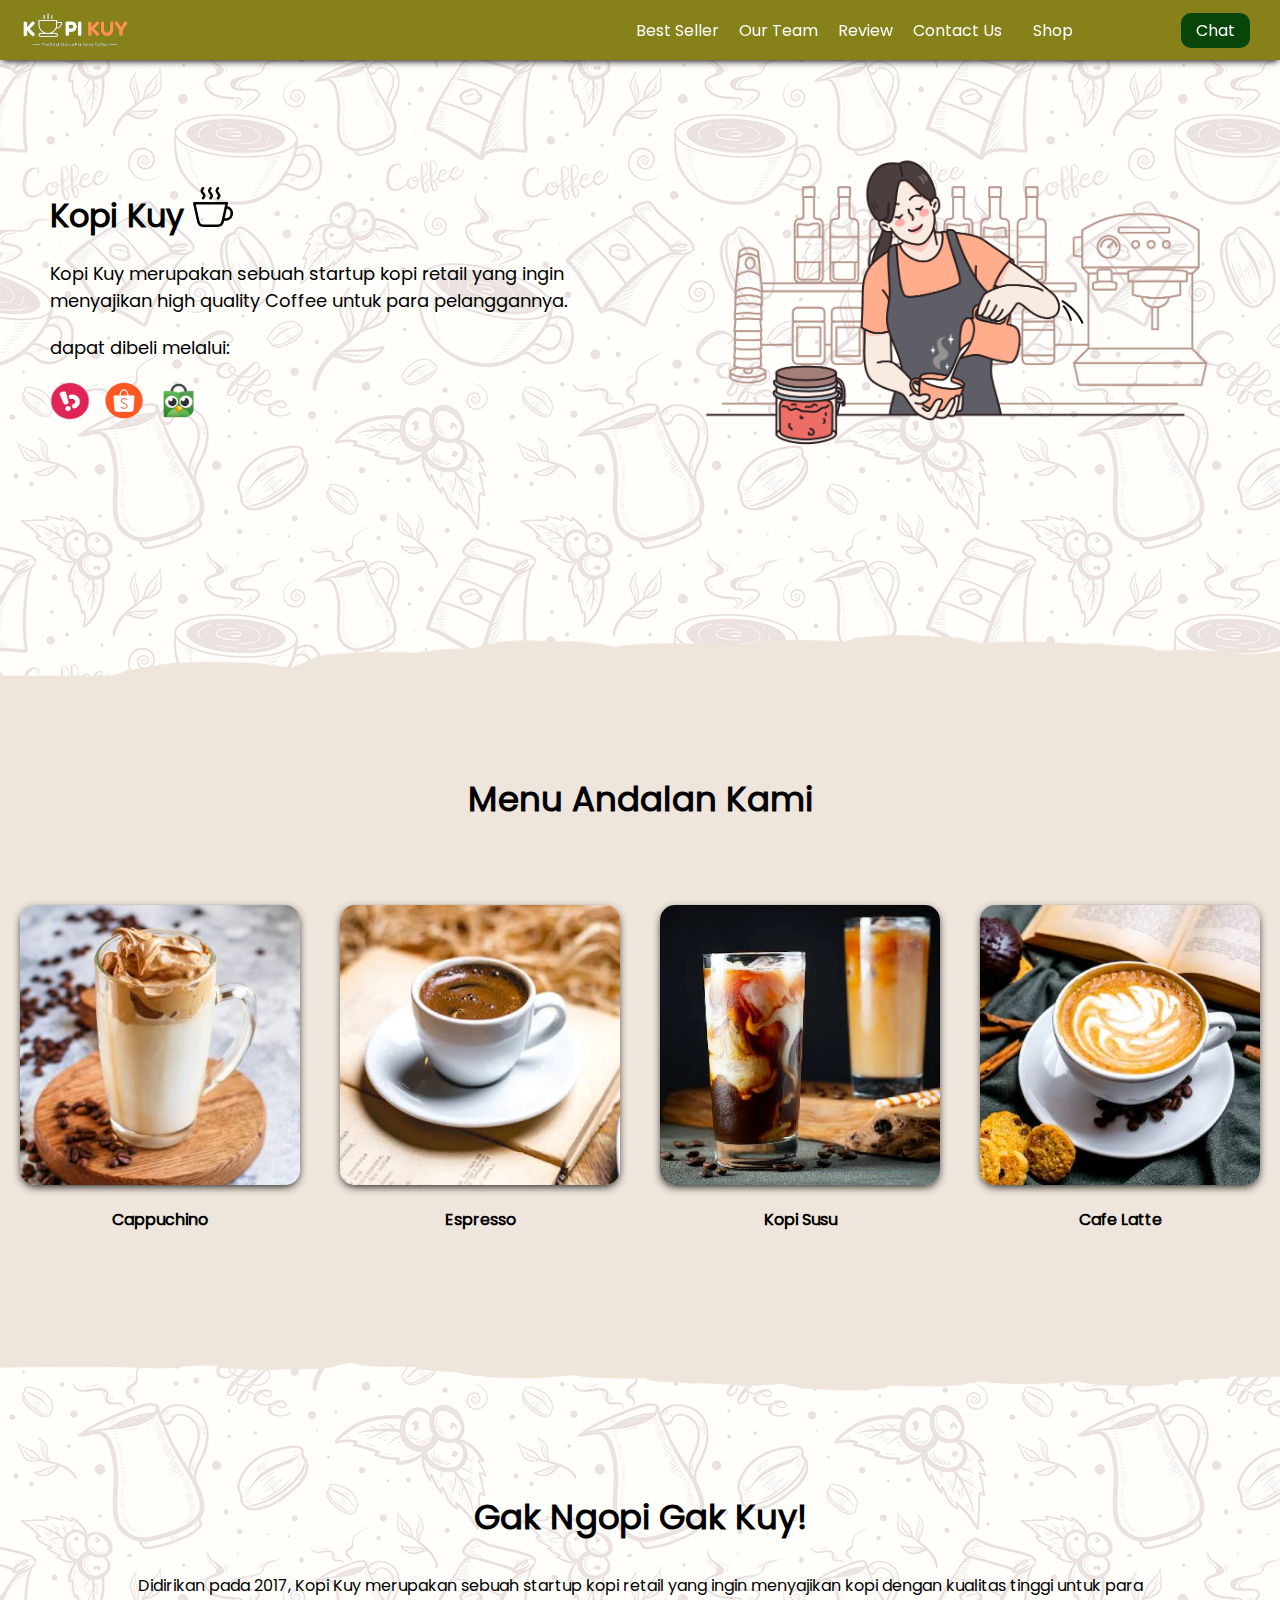
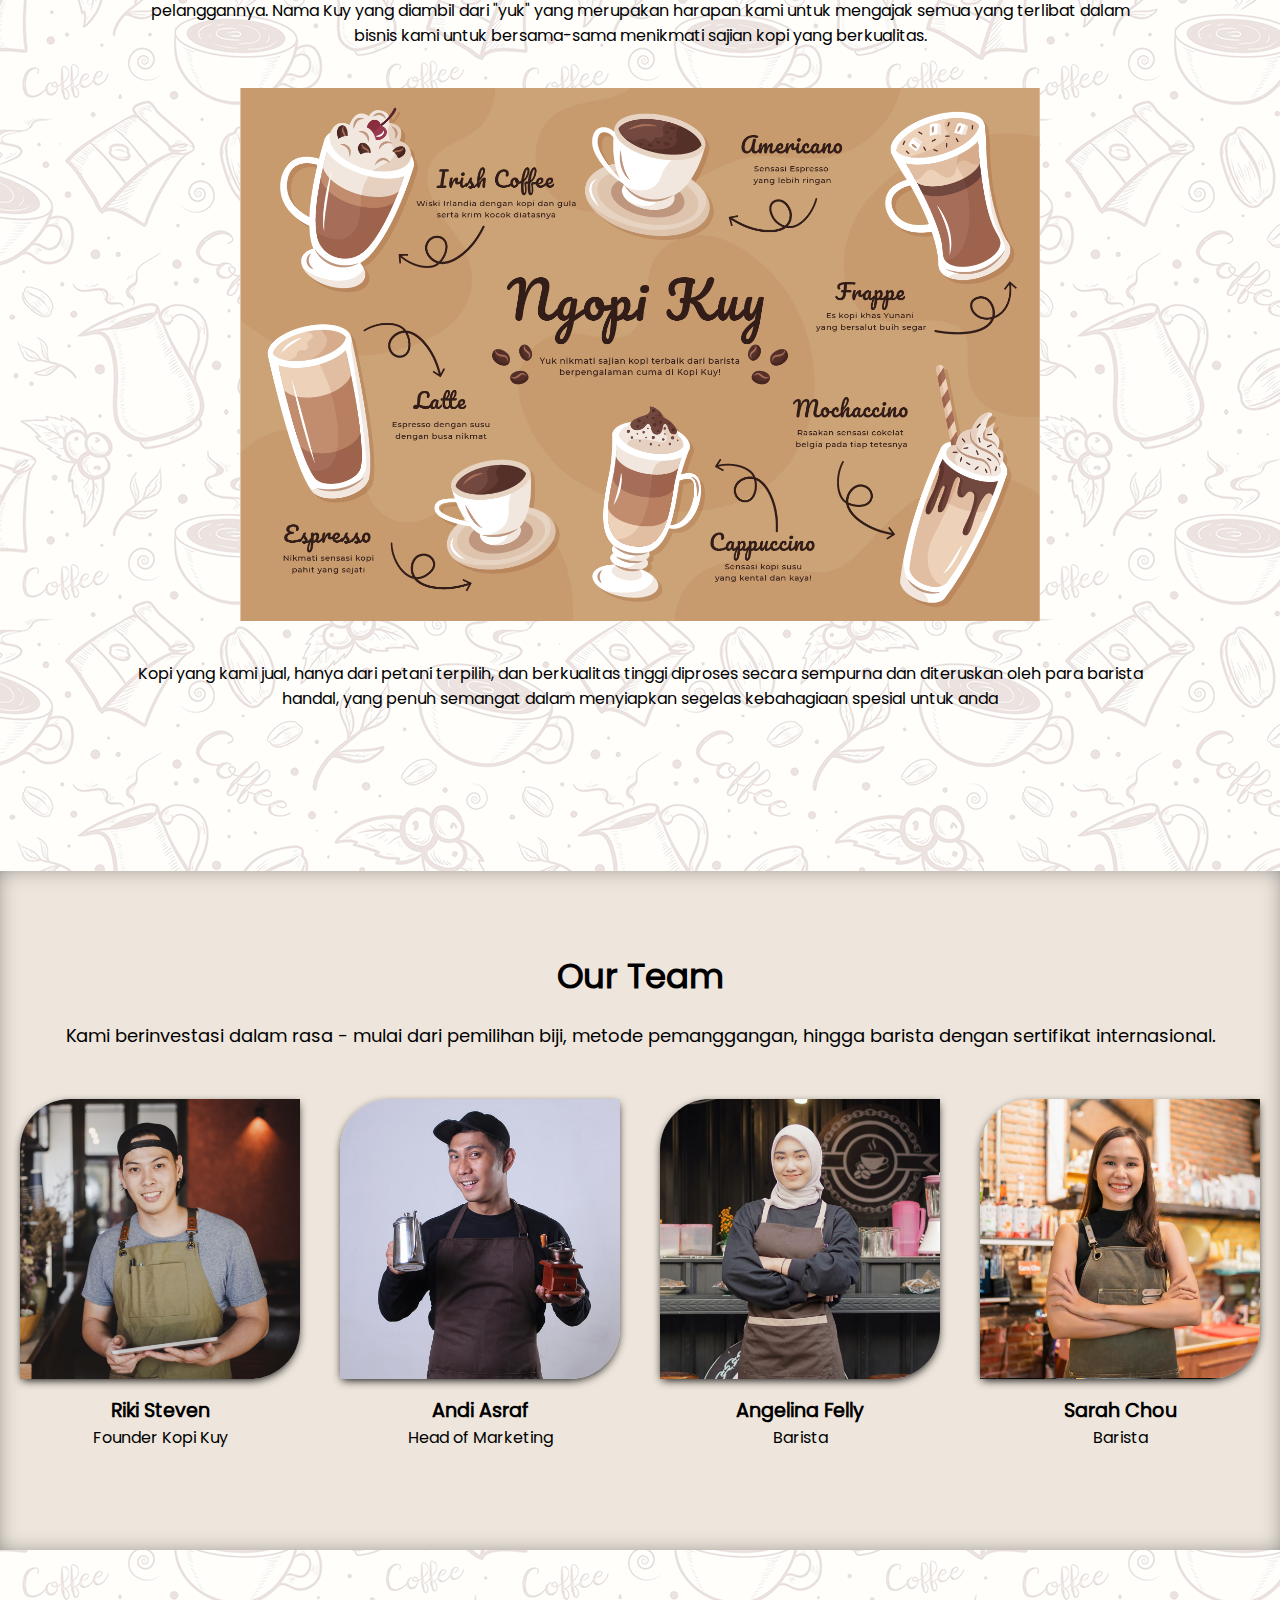
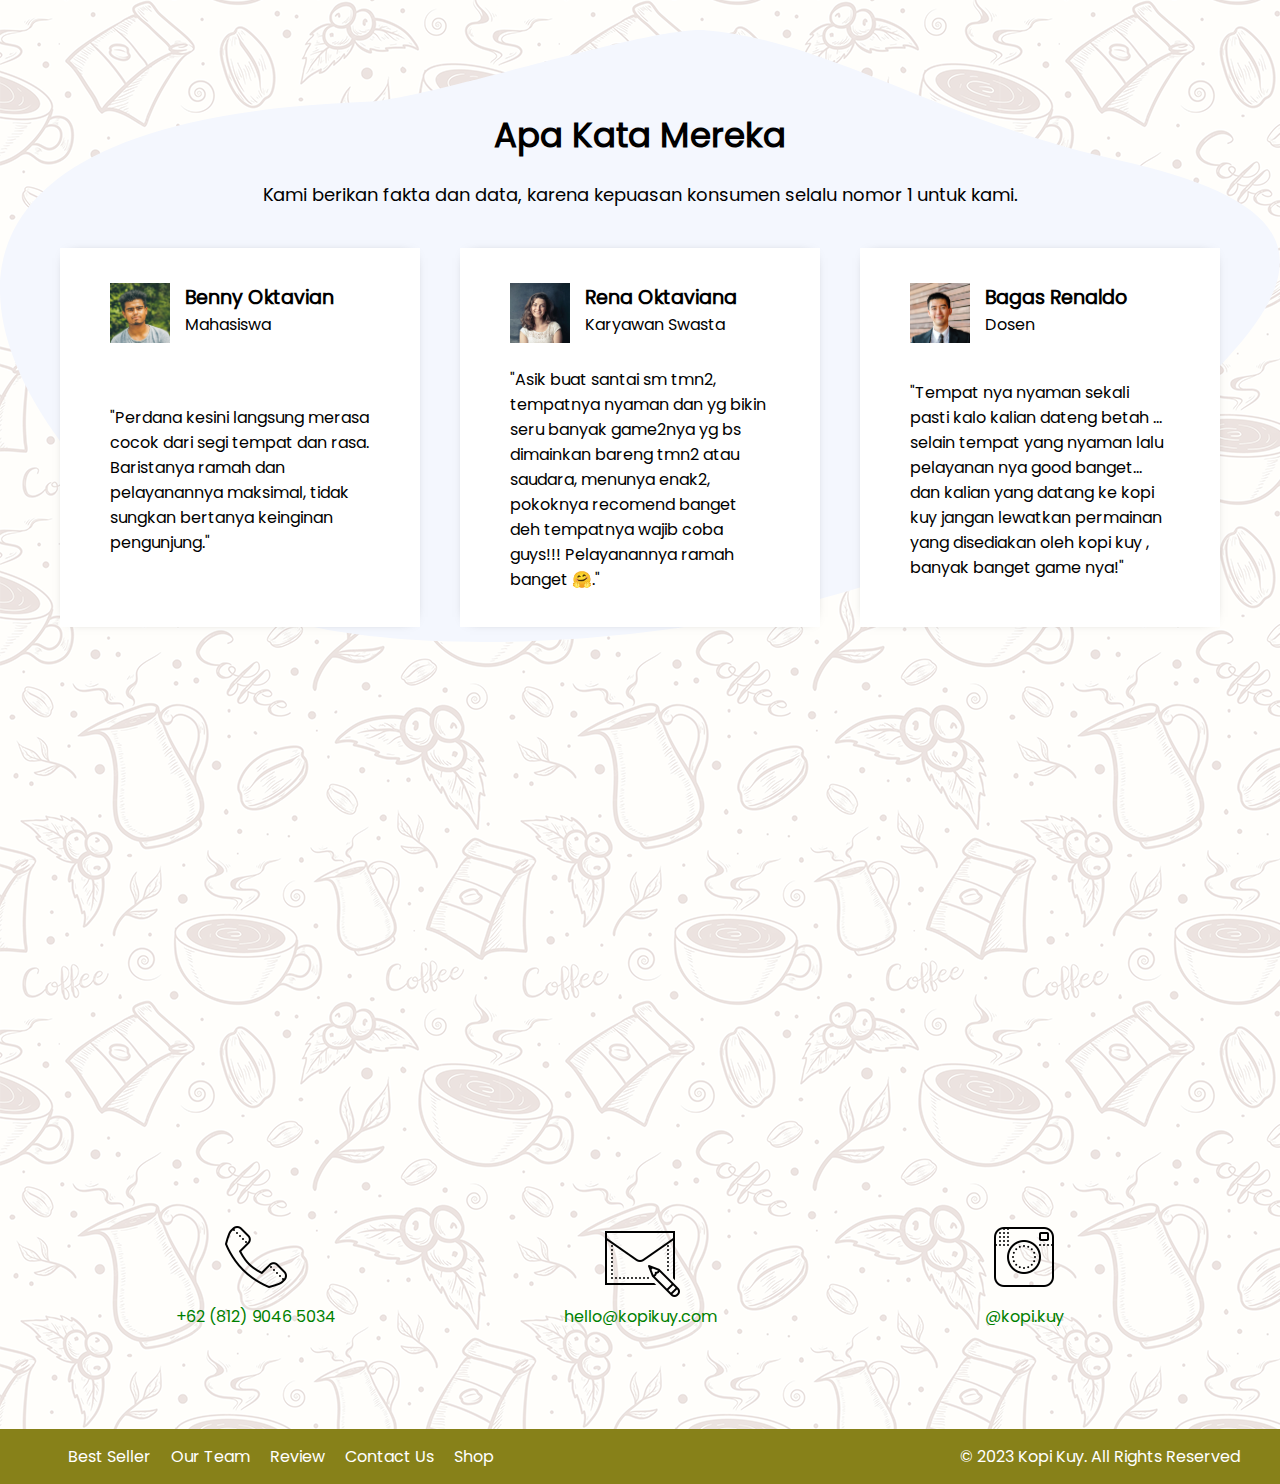
<file: index.html>
<!DOCTYPE html>
<html lang="id">

<head>
    <meta charset="UTF-8">
    <meta http-equiv="X-UA-Compatible" content="IE=edge">
    <meta name="viewport" content="width=device-width, initial-scale=1.0">
    <link rel="shortcut icon" href="images/favicon.ico" type="image/x-icon">
    <title>Website Kopi Kuy</title>
    <link rel="stylesheet" href="css/style.css">
</head>

<body>
    <nav>
        <img class="logo" src="images/logo/logo_kuy.png">
        <div class="navigasi">
            <a href="#best-seller">Best Seller</a>
            <a href="#our-team">Our Team</a>
            <a href="#review">Review</a>
            <a href="#contact-us">Contact Us</a>
        </div>
        <a class="shop" href="produk.html">Shop</a>
        <a class="chat" href="https://wa.me/628123456?text=Saya ingin bertanya" target="_blank">Chat</a>
    </nav>

    <!-- Tulis Kode HTML / <header> Setelah baris di bawah ini (baris 28) -->

 <header>
    <div class="kiri">
        <h1>Kopi Kuy 
            <img src="images/icon/icon_kopi.svg" alt="">
        </h1>
        <p>
            Kopi Kuy merupakan sebuah startup kopi retail yang ingin menyajikan 
            high quality Coffee untuk para pelanggannya.
        </p>
            <p>dapat dibeli melalui:
        </p>
        <div class="olshop">
            <img src="images/logo/logo_bukalapak.png" alt="">
            <img src="images/logo/logo_shopee.png" alt="">
            <img src="images/logo/logo_tokopedia.png" alt="">
        </div>

    </div>
    <div class="kanan">
        <img src="images/header/header1.png" alt="">
    </div>

 </header>

<section class="best-seller"id="best-seller">
        <h2>Menu Andalan Kami</h2>
        <p><Nikmati menu andalan yang menjadi favorit customer Kami/p>
        <div class="produk">
            <img src="images/produk/product_capuchino.jpg" alt="">
            <p>Cappuchino</p>
        </div>
        <div class="produk">
            <img src="images/produk/product_espresso.jpg" alt="">
            <p>Espresso</p>
        </div> 
        <div class="produk">
            <img src="images/produk/product_kopi_susu.jpg" alt="">
            <p>Kopi Susu</p>
        </div>
        <div class="produk">
            <img src="images/produk/product_latte.jpg" alt="">
            <p>Cafe Latte</p>  
        </div>

</section>

<section id="about-us" class="about-us">
    <h2>Gak Ngopi Gak Kuy!</h2>

    <p>
        Didirikan pada 2017, Kopi Kuy merupakan sebuah startup kopi retail 
        yang ingin menyajikan kopi dengan kualitas tinggi untuk para pelanggannya. 
        Nama Kuy yang diambil dari "yuk" yang merupakan harapan kami untuk mengajak semua 
        yang terlibat dalam bisnis kami untuk bersama-sama menikmati sajian kopi yang berkualitas.
    </p>
    <img src="images/about-us/aset_kopi_jumbo.png" alt="">
    <p>
        Kopi yang kami jual, hanya dari petani terpilih, dan berkualitas tinggi diproses 
        secara sempurna dan diteruskan oleh para barista handal, yang penuh semangat 
        dalam menyiapkan segelas kebahagiaan spesial untuk anda
    </p>
</section>

<section class="our-team" id="our-team">

    <h2>Our Team</h2>

    <p>Kami berinvestasi dalam rasa - mulai dari pemilihan biji, metode pemanggangan, 
        hingga barista dengan sertifikat internasional.</p>
    
    <div class="team">
        <img src="images/team/team1.jpg" alt="">
        <h3>Riki Steven</h3>
        <p>Founder Kopi Kuy</p>  
    </div>
    
    <div class="team">
        <img src="images/team/team2.jpg" alt="">
        <h3>Andi Asraf</h3>
        <p>Head of Marketing</p>  
    </div>

    <div class="team">
        <img src="images/team/team3.jpg" alt="">
        <h3>Angelina Felly</h3>
        <p>Barista</p>  
    </div>

    <div class="team">
        <img src="images/team/team4.jpg" alt="">
        <h3>Sarah Chou</h3>
        <p>Barista</p>  
    </div>

</section>

<section id="review" class="review">
    <h2>Apa Kata Mereka</h2>

    <p>Kami berikan fakta dan data, karena kepuasan konsumen selalu nomor 1 untuk kami.</p>

    <div class="testimoni">
        <img src="images/customer/customer1.jpg">
        <div class="profile">
            <h3>Benny Oktavian</h3>
            <p>Mahasiswa</p>
        </div>
        <p>"Perdana kesini langsung merasa cocok dari segi tempat dan rasa. 
            Baristanya ramah dan pelayanannya maksimal, tidak sungkan bertanya keinginan pengunjung."</p>
    </div>

    <div class="testimoni">
        <img src="images/customer/customer2.jpg">
        <div class="profile">
            <h3>Rena Oktaviana</h3>
            <p>Karyawan Swasta</p>
        </div>
        <p>"Asik buat santai sm tmn2, tempatnya nyaman dan yg bikin seru banyak game2nya 
            yg bs dimainkan bareng tmn2 atau saudara, menunya enak2, pokoknya recomend 
            banget deh tempatnya wajib coba guys!!! Pelayanannya ramah banget 🤗."</p>
    </div>

    <div class="testimoni">
        <img src="images/customer/customer3.jpg">
        <div class="profile">
            <h3>Bagas Renaldo</h3>
            <p>Dosen</p>
        </div>
        <p>"Tempat nya nyaman sekali pasti kalo kalian dateng betah ... 
            selain tempat yang nyaman lalu pelayanan nya good banget... 
            dan kalian yang datang ke kopi kuy jangan lewatkan permainan yang disediakan 
            oleh kopi kuy , banyak banget game nya!"</p>
    </div>
</section>

<section class="contact-us" id="contact-us">

    <iframe
        src="https://www.google.com/maps/embed?pb=!1m14!1m8!1m3!1d7932.741866032694!2d106.668581!3d-6.214715!3m2!1i1024!2i768!4f13.1!3m3!1m2!1s0x2e69f9912c7f297b%3A0xe5a3a671dae861ab!2sKopi%20kuy!5e0!3m2!1sid!2sid!4v1680617229460!5m2!1sid!2sid"
        allowfullscreen="" loading="lazy" referrerpolicy="no-referrer-when-downgrade"></iframe>

    <div class="kontak">
        <img src="images/icon/icon_phone.png">
        <p>+62 (812) 9046 5034</p>
    </div>

    <div class="kontak">
        <img src="images/icon/icon_mail.png">
        <p>hello@kopikuy.com</p>
    </div>

    <div class="kontak">
        <img src="images/icon/icon_instagram.png">
        <a href="https://instagram.com" role="button">
        <p>@kopi.kuy</p>   
        </a>
    </div>

</section>

<footer>
    <div class="navigasi">
        <a href="#best-seller">Best Seller</a>
        <a href="#our-team">Our Team</a>
        <a href="#review">Review</a>
        <a href="#contact-us">Contact Us</a>
        <a href="produk.html">Shop</a>
    </div>
    <p>© 2023 Kopi Kuy. All Rights Reserved</p>
</footer>


    <!--
        Kode HTML tidak boleh lewat dari batas ini
        Pastikan setiap section di tutup
        misalnya kode <section class="best-seller"> harus ada
        di bawah kode </header> (perhatikan ada garis miringnya
        dan setiap section harus setelah kode </section>
        jangan menulis <section> di dalam <section>
    -->
</body>

</html>
</file>
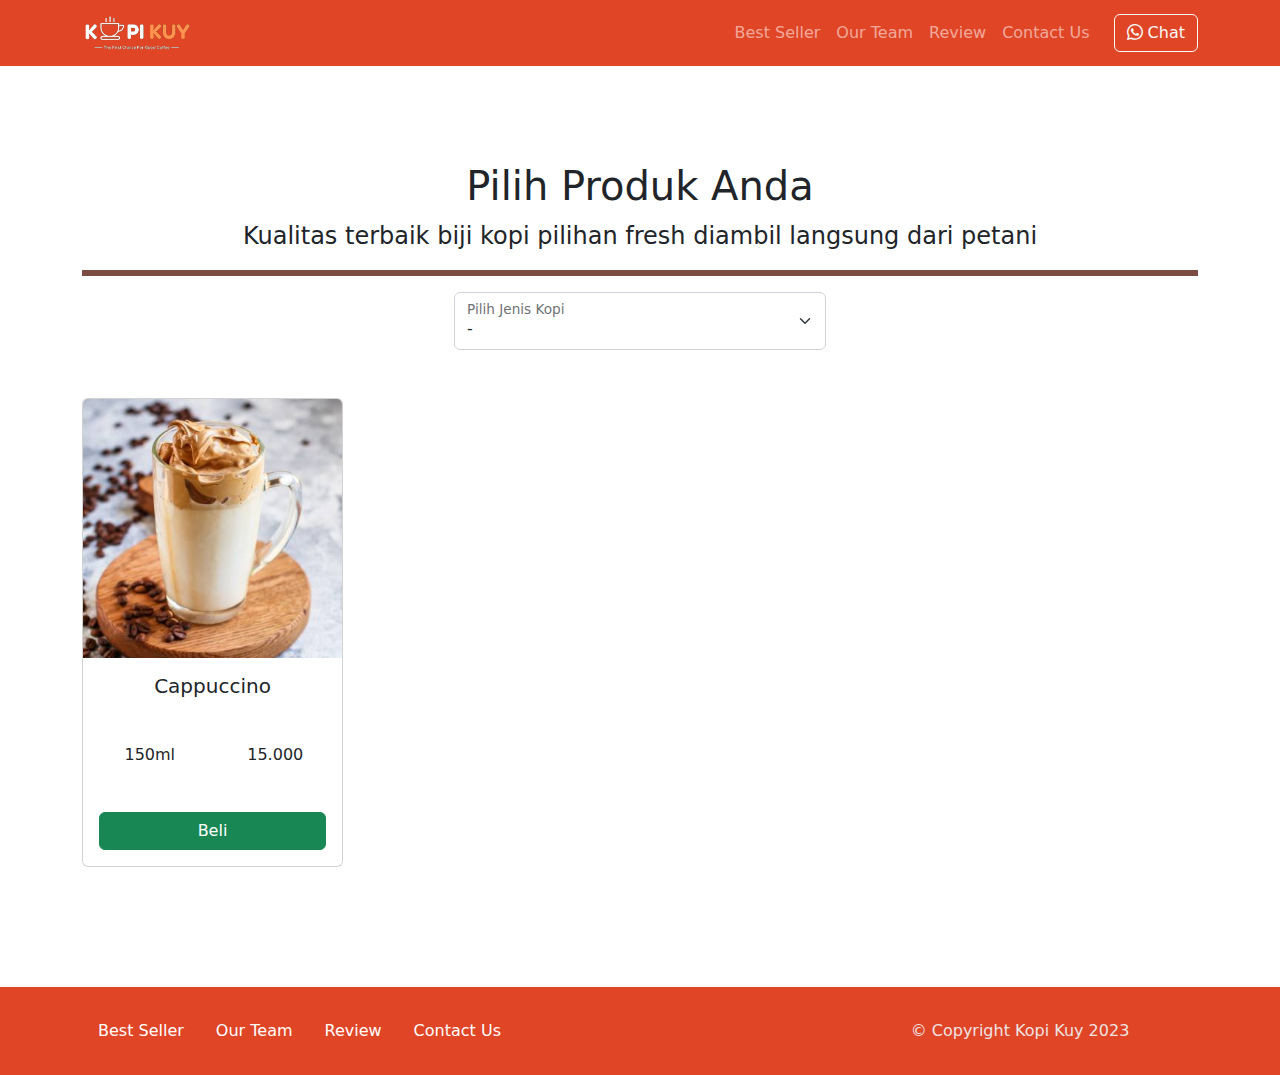
<file: produk.html>
<!DOCTYPE html>
<html lang="id">

<head>
    <meta charset="UTF-8">
    <meta http-equiv="X-UA-Compatible" content="IE=edge">
    <meta name="viewport" content="width=device-width, initial-scale=1.0">
    <link rel="shortcut icon" href="images/favicon/favicon.ico" type="image/x-icon">
    <title>Produk</title>
    <link rel="shortcut icon" href="images/favicon.ico" type="image/x-icon">
    <link rel="stylesheet" href="vendor/bootstrap/bootstrap.min.css">
    <link rel="stylesheet" href="vendor/bootstrap/bootstrap-icons.css">
    <script src="vendor/bootstrap/bootstrap.bundle.min.js"></script>
    <script src="js/jquery-3.6.3.min.js"></script>
    <style>
        /* tulis kode CSS internal di bawah sini */

        .bg-cokelat {
            background-color: #e04526;
            color: #ede3e3;
        }

        .border-cokelat {
            border-color: #500f02 !important;
        }

        /* Batas Akhir penulisan kode CSS internal */
    </style>
</head>

<body>
    <!-- Tulis Kode Bootstrap Di Bawah Sini -->

    <nav class="navbar navbar-dark bg-cokelat navbar-expand-lg bisadicopy">
        <div class="container">
            <a class="navbar-brand" href="#">
                <img src="images/logo/logo_kuy.png" height="40" alt="image">
            </a>
            <button class="navbar-toggler" type="button" data-bs-toggle="collapse" data-bs-target="#navbarNav11"
                aria-controls="navbarNav11" aria-expanded="false" aria-label="Toggle navigation">
                <span class="navbar-toggler-icon"></span>
            </button>
            <div class="collapse navbar-collapse" id="navbarNav11">
                <ul class="navbar-nav ms-auto">
                    <li class="nav-item active">
                        <a class="nav-link" href="index.html#best-seller">Best Seller</a>
                    </li>
                    <li class="nav-item">
                        <a class="nav-link" href="index.html#our-team">Our Team</a>
                    </li>
                    <li class="nav-item">
                        <a class="nav-link" href="index.html#review">Review</a>
                    </li>
                    <li class="nav-item">
                        <a class="nav-link" href="index.html#contact-us">Contact Us</a>
                    </li>

                </ul>
                <a class="btn btn-outline-light ms-md-3" href="https://wa.me/628123456789">
                    <i class="bi bi-whatsapp"></i> Chat
                </a>
            </div>
        </div>
    </nav>

    <section class="riki-block produk text-center my-5 py-5">
        <div class="container">
            <h1>Pilih Produk Anda</h1>
            <p class="fs-4">Kualitas terbaik biji kopi pilihan fresh diambil langsung dari petani</p>
            <hr class="border border-cokelat border-3 opacity-75">

            <!-- Ini Untuk Select -->

            <div class="form-floating col-md-4 mx-auto">
                <select class="form-select" id="select_kopi">
                    <option disabled selected>-</option>
                    <option value="arabica">Arabica</option>
                    <option value="robusta">Robusta</option>
                    <option value="nonkopi">Non Kopi</option>
                </select>
                <label for="select_kopi">Pilih Jenis Kopi</label>
            </div>


            <div id="baris_produk" class="row row-cols-1 row-cols-sm-2 row-cols-md-3 row-cols-lg-4 text-center mt-5">

                <div class="col mb-4">
                    <div class="card">
                        <img src="images/produk/product_capuchino.jpg" class="card-img-top" alt="...">
                        <div class="card-body">
                            <h5 class="card-title">Cappuccino</h5>
                            <div class="row hargasize my-4">
                                <div class="col">
                                    150ml
                                </div>
                                <div class="col">
                                    15.000
                                </div>
                            </div>
                            <a href="#" class="btn btn-success w-100">Beli</a>
                        </div>
                    </div>
                </div>

            </div>

        </div>
    </section>

    <footer class="riki-block footer-small py-4 bg-cokelat">
        <div class="container">
            <div class="row align-items-center">
                <div class="col-12 col-md-8">
                    <ul class="nav justify-content-center justify-content-md-start">
                        <li class="nav-item active">
                            <a class="nav-link text-white" href="index.html#best-seller">Best Seller</a>
                        </li>
                        <li class="nav-item">
                            <a class="nav-link text-white" href="index.html#our-team">Our Team</a>
                        </li>
                        <li class="nav-item">
                            <a class="nav-link text-white" href="index.html#review">Review</a>
                        </li>
                        <li class="nav-item">
                            <a class="nav-link text-white" href="index.html#contact-us">Contact Us</a>
                        </li>
                    </ul>
                </div>

                <div class="col-12 col-md-4 mt-4 mt-md-0 text-center text-md-right">
                    &copy; Copyright Kopi Kuy 2023
                </div>
            </div>
        </div>
    </footer>

    <!-- Batas Akhir penulisan kode Bootstrap -->
    
    <script>
        /* Tulis Javascript Di bawah Sini */

        var sumber = "https://rikikurnia.com/prakerja/api/kopi"
        var sumber2 = "data.json"

        select_kopi.onchange = function () {
            var dipilih = select_kopi.value
            console.log(dipilih)
            ambilData(dipilih)
        }

        function ambilData(dipilih) {
            /* Kode selanjutnya paste tepat di bawah sini */

            $.getJSON(sumber).then(function (data) {
                var data_kopi = data[dipilih]
                console.log(data_kopi)
                /* Kode ketiga paste tepat di bawah sini */
                
                baris_produk.innerHTML = ""
                data_kopi.forEach(item => {
                    baris_produk.innerHTML += `
                    <div class="col mb-4">
                        <div class="card">
                            <img src="${item.foto}" class="card-img-top" alt="...">
                            <div class="card-body">
                                <h5 class="card-title">${item.nama}</h5>
                                <div class="row hargasize my-4">
                                    <div class="col">
                                        ${item.size}
                                    </div>
                                    <div class="col fw-bold text-primary">
                                        ${item.harga}
                                    </div>
                                </div>
                                <a href="${item.link}" class="btn btn-success w-100">
                                    <i class="bi bi-cart-check-fill"></i> Beli</a>
                            </div>
                        </div>
                    </div>`
                })


            })

        }

        
        /* Batas Akhir penulisan kode Javascript */
    </script>
</body>

</html>
</file>
<file: css/style.css>
/* Kode * di bawah ini untuk mereset tampilan setiap web browser supaya seragam */

* {
   box-sizing: border-box;
   margin: 0;
   padding: 0;
}

html {
   /* scroll-behavior: smooth agar scroll ketika klik pada navigasi menjadi halus */
   scroll-behavior: smooth;
}

/* 
Kode di bawah ini untuk mengatur nav sampai footer agar memiliki tampilan flexibel
selengkapnya akan di bahas di hari ke 3
*/

nav,
header,
section,
footer {
   /* 
      display: flex memiliki pengaturan yang dapat mengatur agar elemen
      di dalamnya memiliki ukuran yang fleksibel
      digunakan saat ada elemen yang isinya lebih dari satu kolom
   */
   display: flex;
   /* 
      align-items: center mengatur elemen di dalamnya rata tengah vertikal
   */
   align-items: center;

   /* 
      justify-content: center mengatur elemen di dalamnya rata tengah horizontal
   */
   justify-content: center;

   /* 
      flex-wrap: wrap mengatur agar jika lebar elemen berlebih, maka elemen
      akan otomatis diletakan di baris baru (tidak dipaksakan di satu baris)
   */
   flex-wrap: wrap;
}



/* 
Kode @font-face untuk menginstall font ke dalam Website 
src adalah untuk lokasi fontnya, font dapat di cari di website https://fonts.google.com/
dengan memberi nama family, maka kita mendaftarkan font tersebut ke dalam website
*/

@font-face {
   src: url(../fonts/poppins.woff2);
   font-family: 'Poppins';
}

body {
   /* 
   mendaftarkan semua teks pada body menjadi family Poppins 
   kenapa pada body? karena elemen body membungkus semua elemen dari nav section sampai footer
   */
   font-family: 'Poppins';
}

/*
Misalnya ada font dari google yang bernama Irish Grover yang berada di:
https://fonts.gstatic.com/s/irishgrover/v23/buExpoi6YtLz2QW7LA4flVgv__RP.woff2

maka bisa coba copy kode berikut untuk menginstall font tadi:

@font-face {
  font-family: 'Irish Grover';
  font-style: normal;
  font-weight: 400;
  src: url(https://fonts.gstatic.com/s/irishgrover/v23/buExpoi6YtLz2QW7LA4flVgv__RP.woff2) format('woff2');
}

Jika kode di atas sudah di copy
Nanti pada element yang ingin menggunakan font Irish Grover Tadi, tinggal diganti font-familynya
misal mau mengganti h1 dan h2 maka kodenya sebagai berikut:

h1,h2 {
   font-family: 'Irish Grover';
}

*/


a {
   /* menghilangkan garis bawah pada link */
   text-decoration: none;

   /* 
   color: adalah untuk mengganti warna tulisan.
   color:unset digunakan pada a untuk menghilangkan warna bawaan pada link (biasanya warna biru) 
   */
   color: unset;
}

h2 {
   /* mengatur ukuran huruf ke 34 pixel */
   font-size: 34px;
}

h3 {
   /* mengatur ukuran huruf ke 1.2rem */
   font-size: 1.2rem;
}

h1,
h2,
h3 {
   /* mengatur tebal huruf bisa bold, normal*/
   font-weight: bold;
}

img {
   /* 
      kode max-width artinya lebar maksimal
      mengatur agar semua elemen img memiliki lebar maksimal 100% agar
      besar gambar tidak melebihi layar ataupun elemen pembungkus
   */
   max-width: 100%;
}

/* Navigasi */

nav {
   /* 
   background-color mengatur warna latar belakang 
   untuk pengguna hp, pergantian warna tidak bisa seperti vs code
   hanya dapat menggunakan warna bahasa inggris seperti: red, green, brown, purple dsb
   untuk pengguna vscode silahkan arahkan mouse ke kotak warna di bawah
   untuk mengganti warna sesuai keinginan
   */
   background-color: #878119;

   /* box-shadow membuat efek bayangan */
   box-shadow: 0 3px 7px -2px #000;

   /* width mengatur lebar elemen. 100% agar lebarnya full dari kiri sampai kanan layar */
   width: 100%;

   /* 
   padding digunakan untuk memberi jarak ke dalam. 
   efeknya bila digunakan pada elemen yang memiliki warna latar akan membuat elemen tersebut 'gemuk'
   padding-top artinya jarak ke atas, nilai padding dapat berupa
   padding-top, padding-bottom, padding-left, padding-right
   */
   padding-top: 10px;
   padding-bottom: 10px;

   /* 
   position mengatur posisi elemen, position:fixed supaya elemen nav akan ikut menempel di atas layar
   saat kita scroll ke bawah. Jika ingin navigasi gak nempel, bisa menggunakan position:static;
   */
   position: fixed;

   /* Nilai z-index semakin besar, maka elemen akan semakin di depan */
   z-index: 500;
}

img.logo {
   /* height mengatur tinggi elemen */
   height: 40px;
   /* penjelasan margin mirip dengan padding, fungsinya untuk memberi jarak pada elemen */
   margin-left: 20px;
}

div.navigasi {
   margin-left: auto;
   margin-right: 15px;
}

nav a {
   color: #fff;
   padding-left: 8px;
   padding-right: 8px;
}

a.shop {
   margin-right: 100px;
}

a.chat {
   margin-right: 30px;
   background-color: rgb(8, 69, 8);
   color: #fff;
   padding-top: 5px;
   padding-right: 15px;
   padding-bottom: 5px;
   padding-left: 15px;
   border-radius: 10px;
}


/* 
   PERHATIKAN bahwa dalam mengatur elemen, nama elemen langsung ditulis
   sedangkan untuk mengatur class, dibutuhkan tanda titik (.) terlebih dulu
   img {} berarti seluruh elemen dengan tag img (<img src="....">), 
   sedangkan .img artinya hanya elemen dengan class img (<img class="img" src="...">) 
*/


/* HEADER */


header,
section {
   /*
    padding mengatur jarak ke dalam
    pada padding dan margin ditambahkan top / right / bottom / top 
    untuk mengatur jarak masing-masing 
   */
   padding-top: 80px;
   padding-bottom: 80px;

   /* margin mengatur jarak ke luar */
   margin-bottom: 80px;
}

/* penulisan CSS dapat digabung dengan beberapa elemen */
header div.kiri,
header div.kanan {
   /* width mengatur lebar elemen. 50% artinya setengah ukuran elemen pembungkus */
   width: 50%;
   padding: 50px;
}

header h1 {
   margin-bottom: 20px;
}

header p {
   /* font-size digunakan untuk mengatur ukuran huruf */
   font-size: 18px;
   margin-bottom: 20px;
}

div.olshop img {
   width: 40px;
   /* aspect-ratio:1 agar tinggi menyesuaikan width */
   aspect-ratio: 1;
   margin-right: 10px;
}

/* Best Seller */

section.best-seller {
   position: relative;

   /* background-color mengatur warna latar belakang elemen */
   background-color: #EEE6DC;

   /* text-align mengatur rata tulisan, bisa bernilai: left, right, center, justify */
   text-align: center;
}

/* 
terkait position, after, dan before memerlukan pemahaman mendalam
terkait layout pada CSS untuk dapat memahami secara penuh 
*/

section.best-seller::before,
section.best-seller::after {
   position: absolute;
   content: "";
   width: 100%;
   height: 76px;

   /* background-image untuk menambahkan gambar sebagai background */
   background-image: url(../images/background/garis-atas.png);

   /*background-size agar gambar latar menyesuaikan tinggi / lebar elemen */
   background-size: cover;

   top: -60px;
   left: 0;
}

section.best-seller::after {
   height: 60px;
   background-image: url(../images/background/garis-bawah.png);
   top: unset;
   bottom: -60px;
}

section.best-seller h2 {
   margin-bottom: 20px;
   width: 100%;
}

/* 
Penulisan section.best-seller > p berarti mengatur elemen p yang langsung
di bungkus oleh elemen <section class="best-seller">
aturan ini tidak berlaku untuk elemen <p> yang ada di dalam <div class="produk">
*/

section.best-seller>p {
   font-size: 18px;
   margin-bottom: 40px;
   width: 100%;
}

div.produk {
   /* 
      Penulisan padding dan margin seperti padding:20px ini penulisan singkat 
      yang berarti top, right, bottom, left nilainya sama, yaitu 20px 
   */
   padding: 20px;
   width: 25%;
}

div.produk img {
   /* transition membuat animasi transisi dari perubahan style, 0.3s berarti 0.3 detik */
   transition: all 0.3s ease;

   /* border-radius  Membuat sudut membulat */
   border-radius: 15px;

   /* box-shadow membuat efek bayangan */
   box-shadow: 0 3px 10px -2px #000;
}

/*

kode div.produk img:hover akan dijalankan saat mouse ada di atas elemen <img> yang ada
di dalam <div class="produk"> 
karena ada efek transition pada div.produk img 
maka akan menghasilkan efek animasi yang smooth

*/
div.produk img:hover {

   /* membuat transformasi, bisa berupa scale(1.05), rotate(180deg), translateY(-50px), dsb */
   transform: scale(0.9);
   border-radius: 50%;
}

div.produk p {
   margin-top: 15px;
   font-weight: bold;
}



/* About US */

section.about-us {
   /* max-width: 80%; mengatur lebar maksimal elemen tidak boleh melebihi 80% layar */
   max-width: 80%;

   /* margin-left dan margin-right auto akan membuat posisi elemen berada di tengah */
   margin-left: auto;
   margin-right: auto;
   text-align: center;
}

section.about-us h2 {
   margin-bottom: 30px;
   width: 100%;
}

section.about-us img {
   /* 
      Penulisan width: 800px dan max-width: 100% mengatur agar
      elemen memiliki lebar 800px namun tidak boleh melebihi 100% ukuran layar
   */
   width: 800px;
   max-width: 100%;
   margin: auto;
}

/*
section.about-us p:nth-child(2) berarti mengatur elemen ke 2 dengan jenis <p>
yang ada di dalam <section class="about-us">
*/

section.about-us p:nth-child(2) {
   margin-bottom: 40px;
}

section.about-us p:nth-child(4) {
   margin-top: 40px;
}


/* OUR TEAM */

section.our-team {
   background-color: #EEE6DC;
   box-shadow: inset 0px 0px 23px -6px #707070;
   text-align: center;
}

section.our-team h2 {
   margin-bottom: 20px;
   width: 100%;
}

section.our-team>p {
   margin-bottom: 30px;
   font-size: 18px;
   width: 800px;
   max-width: 90%;
   margin-left: auto;
   margin-right: auto;
   width: 100%;
}

div.team {
   width: 25%;
   padding: 20px;
}

div.team img {
   width: 100%;
   aspect-ratio: 1/1;
   object-fit: cover;
   box-shadow: 0 3px 10px -2px #000;
   border-radius: 50px 0px 50px 0px;
   margin-bottom: 10px;
}


/* REVIEW */

section.review {
   background-image: url(../images/background/bg-review.svg);
   /* 
      background-size: contain;
      membuat gambar latar belakang tidak terpotong
   */
   background-size: contain;

   /* 
      background-repeat: no-repeat;
      membuat gambar latar belakang tidak diulang (duplikat)
   */
   background-repeat: no-repeat;
   padding-left: 40px;
   padding-right: 40px;
   justify-content: space-around;
   /* align-items: stretch; membuat tinggi elemen di dalam .review .baris seragam */
   text-align: center;
   align-items: stretch;
}

section.review h2 {
   margin-bottom: 20px;
   width: 100%;
}

section.review>p {
   margin-bottom: 40px;
   font-size: 18px;
   width: 100%;
}

div.testimoni {
   width: 30%;
   display: flex;
   flex-wrap: wrap;
   padding: 35px 50px;
   box-shadow: 0px 0px 12px -10px #000;
   background-color: #fff;
}

div.testimoni img {
   width: 60px;
   height: 60px;
   margin-right: 15px;
   object-fit: cover;
}

div.profile {
   text-align: left;
   display: block;
   margin-bottom: 30px;
   width: calc(100% - 75px);
}

div.profile p {
   width: 100%;
   text-align: left;
}

div.testimoni>p {
   width: 100%;
   text-align: left;
}


/* CONTACT US */
section.contact-us {
   margin-bottom: 20px;
}

section.contact-us iframe {
   width: 100%;
   height: 300px;
   border: 0;
}

div.kontak {
   width: 30%;
   /* color mengatur warna tulisan */
   color: green;
   text-align: center;
   margin-top: 50px;
}


/* FOOTER */

footer {
   background-color: #878119;
   padding-top: 15px;
   padding-bottom: 15px;
   color: #fff;
   padding-right: 40px;
   padding-left: 40px;
}

footer div.navigasi {
   margin-left: 20px;
   margin-right: auto;
}

footer div.navigasi a {
   padding: 8px;
}

/* UNTUK kode RESPONSIF hari ke 3 tulis DI BAWAH sini */

@media (max-width:600px) {
   .navigasi {
      display: none;
   }

   a.shop {
      margin-right: 4px;
      margin-left: auto;
   }

   header div.kiri,
   header div.kanan {
      width: 80%;
      padding: 20px;
      text-align: center;
   }

   div.produk,
   div.team,
   div.kontak {
      width: 50%;
   }

   div.testimoni {
      width: 100%;
      margin-bottom: 20px;
   }
}

body {
   background-image: url(../images/background/bgkopi.png);
}



/* Kode CSS Selesai di sini */
</file>
